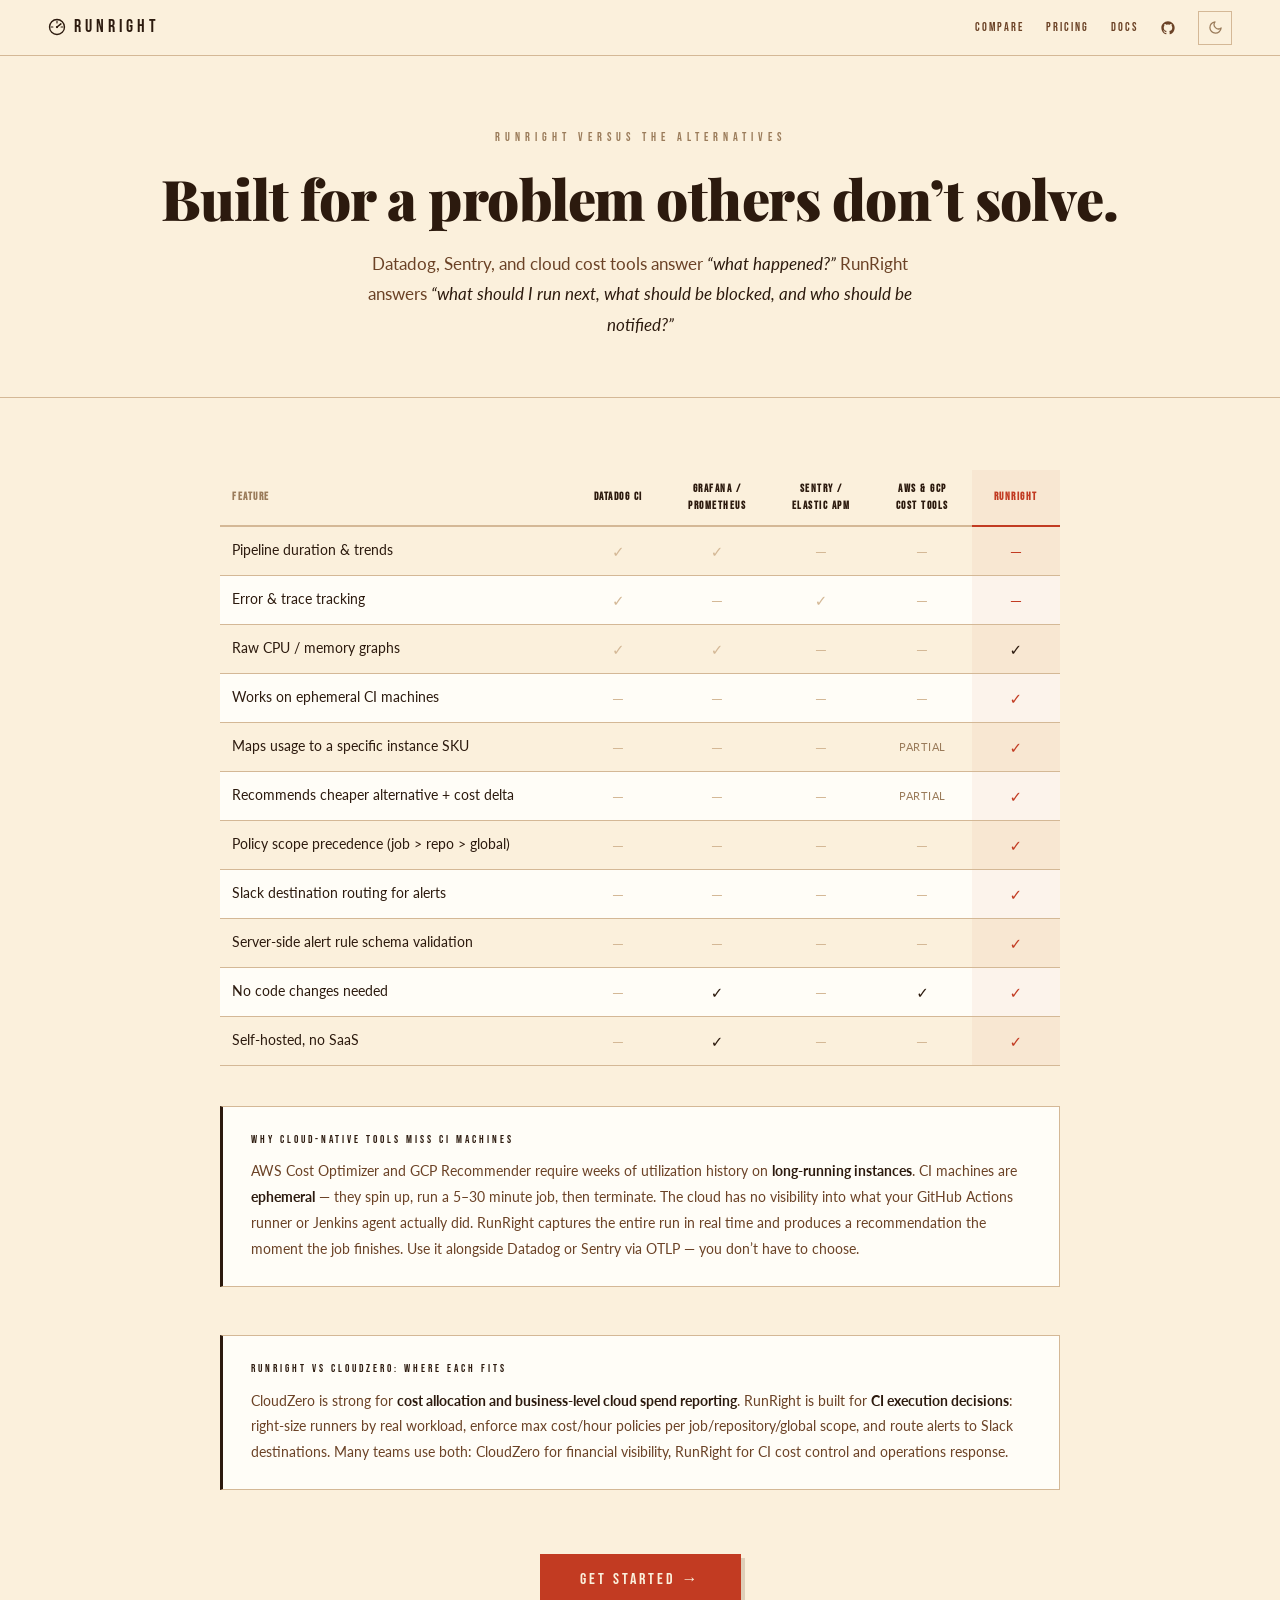
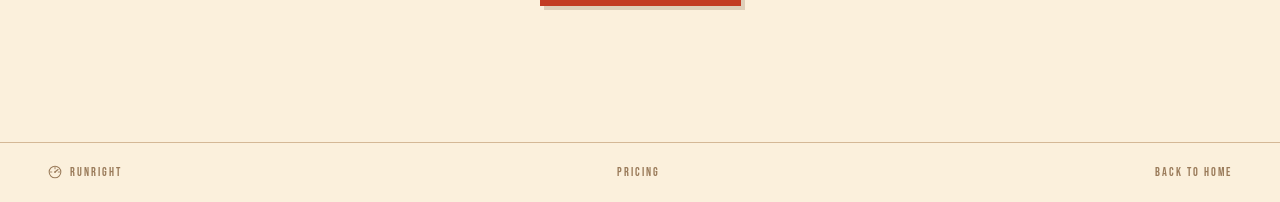
<file: pages/compare.html>
<!DOCTYPE html>
<html lang="en">
<head>
  <meta charset="UTF-8" />
  <meta name="viewport" content="width=device-width, initial-scale=1.0" />
  <title>RunRight vs CloudZero, Datadog, Grafana | CI Cost Optimization Comparison</title>
  <meta name="description" content="Compare RunRight with CloudZero and observability tools. RunRight focuses on CI right-sizing, enforceable policy guardrails, routed alerts, and action-ready runner recommendations." />
  <link rel="canonical" href="https://runright.dev/pages/compare.html" />
  <meta property="og:type" content="website" />
  <meta property="og:title" content="RunRight vs CloudZero and Other Alternatives" />
  <meta property="og:description" content="See why RunRight is purpose-built for CI runner right-sizing and cost guardrails, not just spend reporting." />
  <meta property="og:url" content="https://runright.dev/pages/compare.html" />
  <meta name="twitter:card" content="summary_large_image" />
  <meta name="twitter:title" content="RunRight vs CloudZero and Other Alternatives" />
  <meta name="twitter:description" content="Compare CI-first right-sizing, policy enforcement, and routed alerts with spend-attribution platforms." />
  <link rel="icon" type="image/svg+xml" href="/favicon.svg" />
  <link rel="preconnect" href="https://fonts.googleapis.com" />
  <link rel="stylesheet" href="../styles/style.css" />
  <style>
    /* ComparePage.css */
    .cp-root { display:flex; flex-direction:column; min-height:100vh; background:var(--lp-bg); color:var(--lp-text); font-family:'Lato',system-ui,sans-serif; }
    .cp-hero { text-align:center; padding:72px 48px 56px; border-bottom:1px solid var(--lp-border); }
    .cp-eyebrow { font-family:'Bebas Neue',Impact,sans-serif; font-size:12px; letter-spacing:5px; color:#9A7B5A; margin:0 0 20px; }
    .cp-title { font-family:'Playfair Display',Georgia,serif; font-size:clamp(36px,5vw,56px); font-weight:900; color:var(--lp-text); line-height:1.1; margin:0 0 20px; letter-spacing:-0.5px; }
    .cp-sub { font-size:17px; color:var(--lp-text-mid); max-width:560px; margin:0 auto; line-height:1.8; }
    .cp-sub em { font-style:italic; color:var(--lp-text); }
    .cp-content { flex:1; max-width:1000px; width:100%; margin:72px auto; padding:0 80px; }
    .cp-table-scroll { overflow-x:auto; margin-bottom:40px; }
    .cp-table { width:100%; border-collapse:collapse; font-size:13.5px; }
    .cp-table thead th { padding:10px 18px; font-family:'Bebas Neue',Impact,sans-serif; font-size:11px; letter-spacing:1.5px; text-align:center; white-space:pre; border-bottom:2px solid var(--lp-border); background:transparent; }
    .cp-table thead th:first-child { text-align:left; padding-left:12px; color:#9A7B5A; border-bottom-color:var(--lp-border); white-space:nowrap; }
    .cp-table thead th.col-rr { color:#C23B22; border-bottom-color:#C23B22; background:rgba(194,59,34,.05); }
    .cp-table tbody tr:nth-child(even) { background:var(--lp-paper); }
    .cp-table tbody tr { transition:background .12s; }
    .cp-table tbody tr:hover { background:rgba(44,26,14,.06) !important; }
    .lp-root.lp-dark .cp-table tbody tr:hover { background:rgba(251,240,220,.08) !important; }
    .cp-table tbody td { padding:12px 18px; border-bottom:1px solid var(--lp-border); text-align:center; color:var(--lp-border); font-size:15px; }
    .cp-table tbody td:first-child { text-align:left; padding-left:12px; color:var(--lp-text); font-size:13.5px; line-height:1.4; min-width:220px; padding-right:24px; }
    .cp-table tbody td.col-rr { background:rgba(194,59,34,.05); font-weight:700; color:#C23B22; }
    .cp-table tbody td.check-other { color:var(--lp-text); }
    .cp-table tbody td.partial { font-size:11px; letter-spacing:0.5px; text-transform:uppercase; color:#9A7B5A; }
    .cp-callout { background:var(--lp-paper); border:1px solid var(--lp-border); border-left:3px solid #2C1A0E; padding:24px 28px; margin-bottom:48px; }
    .lp-root.lp-dark .cp-callout { border-left-color:var(--lp-border); }
    .cp-callout-label { font-family:'Bebas Neue',Impact,sans-serif; font-size:11px; letter-spacing:3px; color:var(--lp-text); margin-bottom:10px; }
    .cp-callout p { font-size:14px; color:var(--lp-text-mid); line-height:1.85; margin:0; }
    .cp-callout strong { color:var(--lp-text); }
    .cp-cta { text-align:center; padding:16px 0 8px; }
    .cp-cta-btn { display:inline-block; background:#C23B22; color:#FBF0DC; border:none; padding:13px 40px; font-family:'Bebas Neue',Impact,sans-serif; font-size:16px; letter-spacing:3px; cursor:pointer; text-decoration:none; box-shadow:4px 4px 0 rgba(92,58,30,.18); transition:background .15s,transform .08s; }
    .cp-cta-btn:hover { background:#9B2D17; transform:translate(2px,2px); }
    .cp-footer { border-top:1px solid var(--lp-border); padding:20px 48px; display:flex; justify-content:space-between; align-items:center; font-family:'Bebas Neue',Impact,sans-serif; font-size:11px; letter-spacing:2px; color:var(--lp-text-light); }
    .cp-footer-link { color:var(--lp-text-light); text-decoration:none; transition:color .12s; }
    .cp-footer-link:hover { color:var(--lp-text); }
    @media (max-width:768px) {
      .cp-hero { padding:48px 24px 40px; }
      .cp-content { padding:0 20px; margin:40px auto; }
      .cp-footer { padding:16px 20px; flex-direction:column; gap:10px; text-align:center; }
    }
  </style>
</head>
<body>
<div class="lp-root cp-root" id="root">

  <nav class="pnav">
    <a href="../index.html" class="pnav-logo">
      <svg width="18" height="18" viewBox="0 0 24 24" fill="none" aria-hidden="true"><circle cx="12" cy="12" r="10" stroke="currentColor" stroke-width="1.8"/><line x1="12" y1="4" x2="12" y2="6.5" stroke="currentColor" stroke-width="1.5" stroke-linecap="round"/><line x1="4" y1="12" x2="6.5" y2="12" stroke="currentColor" stroke-width="1.5" stroke-linecap="round"/><line x1="20" y1="12" x2="17.5" y2="12" stroke="currentColor" stroke-width="1.5" stroke-linecap="round"/><line x1="12" y1="12" x2="17.2" y2="7.8" stroke="currentColor" stroke-width="2" stroke-linecap="round"/><circle cx="12" cy="12" r="1.5" fill="currentColor"/></svg>
      RUNRIGHT
    </a>
    <div class="pnav-right">
      <a href="compare.html" class="pnav-link pnav-hide-mobile">Compare</a>
      <a href="pricing.html" class="pnav-link pnav-hide-mobile">Pricing</a>
    <a href="install.html" class="pnav-link pnav-hide-mobile">Docs</a>
      <a href="https://github.com/gbudjeakp/run-right" class="pnav-link pnav-hide-mobile pnav-github" aria-label="GitHub repository" target="_blank" rel="noopener">
        <svg width="16" height="16" viewBox="0 0 24 24" fill="currentColor"><path d="M12 2C6.477 2 2 6.477 2 12c0 4.418 2.865 8.166 6.839 9.489.5.092.682-.217.682-.482 0-.237-.009-.868-.013-1.703-2.782.604-3.369-1.342-3.369-1.342-.454-1.155-1.11-1.462-1.11-1.462-.908-.62.069-.608.069-.608 1.003.07 1.531 1.03 1.531 1.03.892 1.529 2.341 1.087 2.91.832.092-.647.35-1.088.636-1.338-2.22-.253-4.555-1.11-4.555-4.943 0-1.091.39-1.984 1.029-2.683-.103-.253-.446-1.27.098-2.647 0 0 .84-.269 2.75 1.025A9.578 9.578 0 0 1 12 6.836a9.59 9.59 0 0 1 2.504.337c1.909-1.294 2.747-1.025 2.747-1.025.546 1.377.203 2.394.1 2.647.64.699 1.028 1.592 1.028 2.683 0 3.842-2.339 4.687-4.566 4.935.359.309.678.919.678 1.852 0 1.336-.012 2.415-.012 2.743 0 .267.18.578.688.48C19.138 20.163 22 16.418 22 12c0-5.523-4.477-10-10-10Z"/></svg>
      </a>
      <button class="pnav-theme" id="dark-toggle" aria-label="Toggle dark mode">
        <svg id="icon-moon" width="15" height="15" viewBox="0 0 24 24" fill="none" stroke="currentColor" stroke-width="2" stroke-linecap="round" stroke-linejoin="round"><path d="M21 12.79A9 9 0 1 1 11.21 3 7 7 0 0 0 21 12.79z"/></svg>
        <svg id="icon-sun" width="15" height="15" viewBox="0 0 24 24" fill="none" stroke="currentColor" stroke-width="2" stroke-linecap="round" stroke-linejoin="round" style="display:none"><circle cx="12" cy="12" r="5"/><line x1="12" y1="1" x2="12" y2="3"/><line x1="12" y1="21" x2="12" y2="23"/><line x1="4.22" y1="4.22" x2="5.64" y2="5.64"/><line x1="18.36" y1="18.36" x2="19.78" y2="19.78"/><line x1="1" y1="12" x2="3" y2="12"/><line x1="21" y1="12" x2="23" y2="12"/><line x1="4.22" y1="19.78" x2="5.64" y2="18.36"/><line x1="18.36" y1="5.64" x2="19.78" y2="4.22"/></svg>
      </button>
      <button class="pnav-hamburger" id="pnav-hamburger" aria-label="Open menu" aria-expanded="false">
        <span class="bar"></span>
        <span class="bar"></span>
        <span class="bar"></span>
      </button>
    </div>
    <div class="pnav-mobile" id="pnav-mobile" aria-hidden="true">
      <a href="compare.html" class="pnav-mobile-link">Compare</a>
      <a href="pricing.html" class="pnav-mobile-link">Pricing</a>
      <a href="install.html" class="pnav-mobile-link">Docs</a>
      <a href="https://github.com/gbudjeakp/run-right" class="pnav-mobile-link" target="_blank" rel="noopener">
        <svg width="14" height="14" viewBox="0 0 24 24" fill="currentColor" aria-hidden="true"><path d="M12 2C6.477 2 2 6.477 2 12c0 4.418 2.865 8.166 6.839 9.489.5.092.682-.217.682-.482 0-.237-.009-.868-.013-1.703-2.782.604-3.369-1.342-3.369-1.342-.454-1.155-1.11-1.462-1.11-1.462-.908-.62.069-.608.069-.608 1.003.07 1.531 1.03 1.531 1.03.892 1.529 2.341 1.087 2.91.832.092-.647.35-1.088.636-1.338-2.22-.253-4.555-1.11-4.555-4.943 0-1.091.39-1.984 1.029-2.683-.103-.253-.446-1.27.098-2.647 0 0 .84-.269 2.75 1.025A9.578 9.578 0 0 1 12 6.836a9.59 9.59 0 0 1 2.504.337c1.909-1.294 2.747-1.025 2.747-1.025.546 1.377.203 2.394.1 2.647.64.699 1.028 1.592 1.028 2.683 0 3.842-2.339 4.687-4.566 4.935.359.309.678.919.678 1.852 0 1.336-.012 2.415-.012 2.743 0 .267.18.578.688.48C19.138 20.163 22 16.418 22 12c0-5.523-4.477-10-10-10Z"/></svg>
        GitHub
      </a>
    </div>
  </nav>

  <section class="cp-hero">
    <p class="cp-eyebrow">RunRight versus the alternatives</p>
    <h1 class="cp-title">Built for a problem others don&rsquo;t solve.</h1>
    <p class="cp-sub">
      Datadog, Sentry, and cloud cost tools answer <em>&ldquo;what happened?&rdquo;</em>
      RunRight answers <em>&ldquo;what should I run next, what should be blocked, and who should be notified?&rdquo;</em>
    </p>
  </section>

  <div class="cp-content">

    <div class="cp-table-scroll">
      <table class="cp-table">
        <thead>
          <tr>
            <th>FEATURE</th>
            <th>Datadog CI</th>
            <th>Grafana /
Prometheus</th>
            <th>Sentry /
Elastic APM</th>
            <th>AWS &amp; GCP
Cost Tools</th>
            <th class="col-rr">RunRight</th>
          </tr>
        </thead>
        <tbody>
          <tr><td>Pipeline duration &amp; trends</td><td>&#10003;</td><td>&#10003;</td><td>&#8212;</td><td>&#8212;</td><td class="col-rr">&#8212;</td></tr>
          <tr><td>Error &amp; trace tracking</td><td>&#10003;</td><td>&#8212;</td><td>&#10003;</td><td>&#8212;</td><td class="col-rr">&#8212;</td></tr>
          <tr><td>Raw CPU / memory graphs</td><td>&#10003;</td><td>&#10003;</td><td>&#8212;</td><td>&#8212;</td><td class="col-rr check-other">&#10003;</td></tr>
          <tr><td>Works on ephemeral CI machines</td><td>&#8212;</td><td>&#8212;</td><td>&#8212;</td><td>&#8212;</td><td class="col-rr">&#10003;</td></tr>
          <tr><td>Maps usage to a specific instance SKU</td><td>&#8212;</td><td>&#8212;</td><td>&#8212;</td><td class="partial">Partial</td><td class="col-rr">&#10003;</td></tr>
          <tr><td>Recommends cheaper alternative + cost delta</td><td>&#8212;</td><td>&#8212;</td><td>&#8212;</td><td class="partial">Partial</td><td class="col-rr">&#10003;</td></tr>
          <tr><td>Policy scope precedence (job &gt; repo &gt; global)</td><td>&#8212;</td><td>&#8212;</td><td>&#8212;</td><td>&#8212;</td><td class="col-rr">&#10003;</td></tr>
          <tr><td>Slack destination routing for alerts</td><td>&#8212;</td><td>&#8212;</td><td>&#8212;</td><td>&#8212;</td><td class="col-rr">&#10003;</td></tr>
          <tr><td>Server-side alert rule schema validation</td><td>&#8212;</td><td>&#8212;</td><td>&#8212;</td><td>&#8212;</td><td class="col-rr">&#10003;</td></tr>
          <tr><td>No code changes needed</td><td>&#8212;</td><td class="check-other">&#10003;</td><td>&#8212;</td><td class="check-other">&#10003;</td><td class="col-rr">&#10003;</td></tr>
          <tr><td>Self-hosted, no SaaS</td><td>&#8212;</td><td class="check-other">&#10003;</td><td>&#8212;</td><td>&#8212;</td><td class="col-rr">&#10003;</td></tr>
        </tbody>
      </table>
    </div>

    <div class="cp-callout">
      <div class="cp-callout-label">Why cloud-native tools miss CI machines</div>
      <p>
        AWS Cost Optimizer and GCP Recommender require weeks of utilization history on
        <strong>long-running instances</strong>. CI machines are <strong>ephemeral</strong> &mdash;
        they spin up, run a 5&ndash;30 minute job, then terminate. The cloud has no visibility into
        what your GitHub Actions runner or Jenkins agent actually did.
        RunRight captures the entire run in real time and produces a recommendation the
        moment the job finishes. Use it alongside Datadog or Sentry via OTLP &mdash; you don&rsquo;t
        have to choose.
      </p>
    </div>

    <div class="cp-callout">
      <div class="cp-callout-label">RunRight vs CloudZero: where each fits</div>
      <p>
        CloudZero is strong for <strong>cost allocation and business-level cloud spend reporting</strong>.
        RunRight is built for <strong>CI execution decisions</strong>: right-size runners by real workload,
        enforce max cost/hour policies per job/repository/global scope, and route alerts to Slack destinations.
        Many teams use both: CloudZero for financial visibility, RunRight for CI cost control and operations response.
      </p>
    </div>

    <div class="cp-cta">
      <a href="install.html" class="cp-cta-btn">Get Started &rarr;</a>
    </div>

  </div>

  <footer class="cp-footer">
    <span style="display:flex;align-items:center;gap:8px;">
      <svg width="14" height="14" viewBox="0 0 24 24" fill="none" aria-hidden="true"><circle cx="12" cy="12" r="10" stroke="currentColor" stroke-width="1.8"/><line x1="12" y1="4" x2="12" y2="6.5" stroke="currentColor" stroke-width="1.5" stroke-linecap="round"/><line x1="4" y1="12" x2="6.5" y2="12" stroke="currentColor" stroke-width="1.5" stroke-linecap="round"/><line x1="20" y1="12" x2="17.5" y2="12" stroke="currentColor" stroke-width="1.5" stroke-linecap="round"/><line x1="12" y1="12" x2="17.2" y2="7.8" stroke="currentColor" stroke-width="2" stroke-linecap="round"/><circle cx="12" cy="12" r="1.5" fill="currentColor"/></svg>
      RUNRIGHT
    </span>
    <a href="pricing.html" class="cp-footer-link">Pricing</a>
    <a href="../index.html" class="cp-footer-link">Back to home</a>
  </footer>

</div>
<script>
  // ── Mobile nav menu ──
  const navEl = document.querySelector('.pnav');
  const hamburger = document.getElementById('pnav-hamburger');
  const mobileMenu = document.getElementById('pnav-mobile');
  if (hamburger && mobileMenu && navEl) {
    hamburger.addEventListener('click', () => {
      const isOpen = navEl.classList.toggle('pnav-open');
      hamburger.setAttribute('aria-expanded', String(isOpen));
      mobileMenu.setAttribute('aria-hidden', String(!isOpen));
    });
    document.addEventListener('click', (e) => {
      if (navEl.classList.contains('pnav-open') && !navEl.contains(e.target)) {
        navEl.classList.remove('pnav-open');
        hamburger.setAttribute('aria-expanded', 'false');
        mobileMenu.setAttribute('aria-hidden', 'true');
      }
    });
  }

  const root = document.getElementById('root');
  if (localStorage.getItem('rr-dark') === 'true') applyDark(true);
  document.getElementById('dark-toggle').addEventListener('click', () => {
    const next = !root.classList.contains('lp-dark');
    applyDark(next);
    localStorage.setItem('rr-dark', String(next));
  });
  function applyDark(on) {
    root.classList.toggle('lp-dark', on);
    document.getElementById('icon-moon').style.display = on ? 'none' : '';
    document.getElementById('icon-sun').style.display  = on ? '' : 'none';
  }
</script>
</body>
</html>
</file>
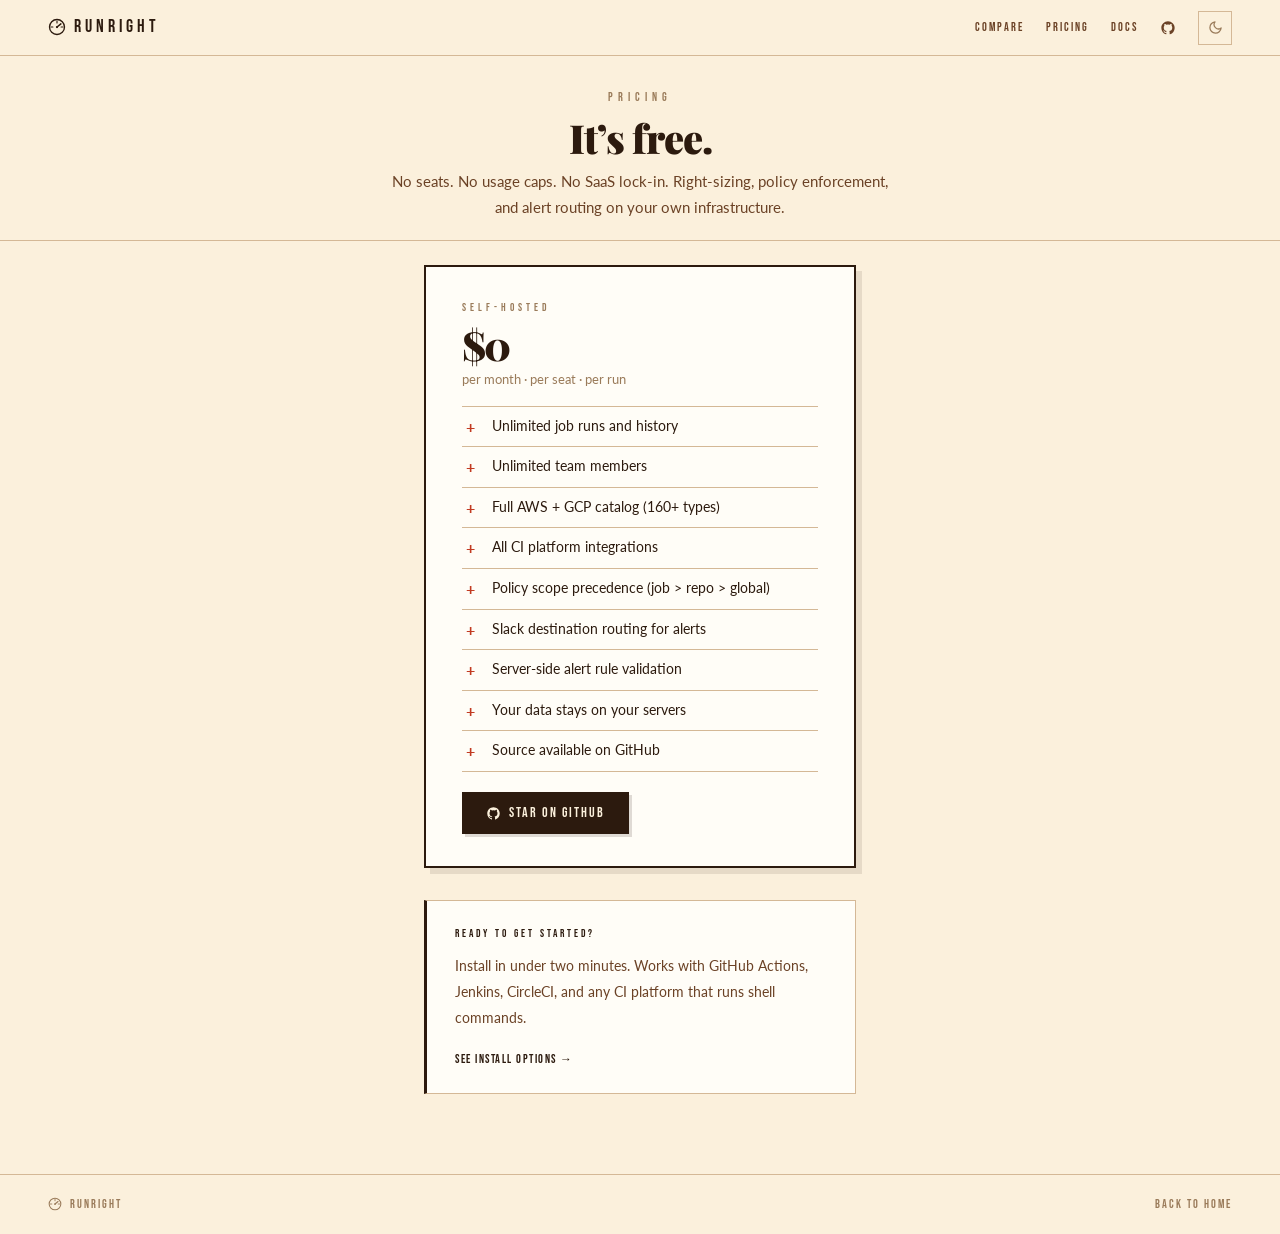
<file: pages/pricing.html>
<!DOCTYPE html>
<html lang="en">
<head>
  <meta charset="UTF-8" />
  <meta name="viewport" content="width=device-width, initial-scale=1.0" />
  <title>RunRight Pricing | Free Self-Hosted CI Cost Optimization</title>
  <meta name="description" content="RunRight is free and self-hosted. Optimize CI spend with runner right-sizing, policy guardrails, and Slack-routed alerts without per-seat pricing." />
  <link rel="canonical" href="https://runright.dev/pages/pricing.html" />
  <meta property="og:type" content="website" />
  <meta property="og:title" content="RunRight Pricing | Free Self-Hosted CI Cost Optimization" />
  <meta property="og:description" content="No seats, no usage caps, no SaaS lock-in. Free self-hosted CI optimization." />
  <meta property="og:url" content="https://runright.dev/pages/pricing.html" />
  <meta name="twitter:card" content="summary_large_image" />
  <meta name="twitter:title" content="RunRight Pricing | Free Self-Hosted CI Cost Optimization" />
  <meta name="twitter:description" content="Free self-hosted CI runner optimization with right-sizing, policy enforcement, and routed alerts." />
  <link rel="icon" type="image/svg+xml" href="/favicon.svg" />
  <link rel="preconnect" href="https://fonts.googleapis.com" />
  <link rel="stylesheet" href="../styles/style.css" />
  <style>
    /* PricingPage.css */
    .pp-root { display:flex; flex-direction:column; min-height:100vh; background:var(--lp-bg); color:var(--lp-text); font-family:'Lato',system-ui,sans-serif; }
    .pp-hero { text-align:center; padding:32px 48px 20px; border-bottom:1px solid var(--lp-border); }
    .pp-eyebrow { font-family:'Bebas Neue',Impact,sans-serif; font-size:12px; letter-spacing:5px; color:#9A7B5A; margin:0 0 10px; }
    .pp-title { font-family:'Playfair Display',Georgia,serif; font-size:clamp(26px,3.5vw,40px); font-weight:900; color:var(--lp-text); line-height:1.05; margin:0 0 10px; letter-spacing:-1px; }
    .pp-sub { font-size:15px; color:var(--lp-text-mid); max-width:520px; margin:0 auto; line-height:1.7; }
    .pp-content { flex:1; max-width:480px; width:100%; margin:24px auto; padding:0 24px; }
    .pp-card { border:2px solid var(--lp-text); background:var(--lp-paper); padding:32px 36px; box-shadow:6px 6px 0 rgba(44,26,14,.1); margin-bottom:32px; }
    .pp-plan-label { font-family:'Bebas Neue',Impact,sans-serif; font-size:11px; letter-spacing:4px; color:#9A7B5A; margin-bottom:8px; }
    .pp-price { font-family:'Playfair Display',Georgia,serif; font-size:40px; font-weight:900; color:var(--lp-text); line-height:1; letter-spacing:-2px; margin-bottom:4px; }
    .pp-price-sub { font-size:13px; color:#9A7B5A; margin-bottom:16px; }
    .pp-features { list-style:none; padding:0; margin:0 0 20px; }
    .pp-feature-item { display:flex; align-items:center; gap:14px; font-size:13.5px; color:var(--lp-text); padding:7px 0; border-bottom:1px solid var(--lp-border); }
    .pp-feature-item:first-child { border-top:1px solid var(--lp-border); }
    .pp-check { color:#C23B22; font-weight:700; font-size:16px; flex-shrink:0; width:16px; text-align:center; }
    .pp-github-btn { display:inline-flex; align-items:center; gap:8px; background:#2C1A0E; color:#FBF0DC; padding:10px 24px; font-family:'Bebas Neue',Impact,sans-serif; font-size:14px; letter-spacing:2px; text-decoration:none; box-shadow:3px 3px 0 rgba(44,26,14,.15); transition:background .15s; }
    .pp-github-btn:hover { background:#C23B22; }
    .pp-note { background:var(--lp-paper); border:1px solid var(--lp-border); border-left:3px solid #2C1A0E; padding:24px 28px; }
    .pp-note-label { font-family:'Bebas Neue',Impact,sans-serif; font-size:11px; letter-spacing:3px; color:var(--lp-text); margin-bottom:10px; }
    .pp-note-text { font-size:14px; color:var(--lp-text-mid); line-height:1.85; margin:0 0 14px; }
    .pp-note-link { font-family:'Bebas Neue',Impact,sans-serif; font-size:12px; letter-spacing:1.5px; color:var(--lp-text); text-decoration:none; transition:color .12s; }
    .pp-note-link:hover { color:#C23B22; }
    .pp-footer { border-top:1px solid var(--lp-border); padding:20px 48px; display:flex; justify-content:space-between; align-items:center; font-family:'Bebas Neue',Impact,sans-serif; font-size:11px; letter-spacing:2px; color:var(--lp-text-light); }
    .pp-footer-link { color:var(--lp-text-light); text-decoration:none; transition:color .12s; }
    .pp-footer-link:hover { color:var(--lp-text); }
    @media (max-width:600px) {
      .pp-hero { padding:56px 24px 48px; }
      .pp-content { margin:40px auto; }
      .pp-card { padding:32px 24px; }
      .pp-footer { padding:16px 20px; flex-direction:column; gap:10px; text-align:center; }
    }
  </style>
</head>
<body>
<div class="lp-root pp-root" id="root">

  <nav class="pnav">
    <a href="../index.html" class="pnav-logo">
      <svg width="18" height="18" viewBox="0 0 24 24" fill="none" aria-hidden="true"><circle cx="12" cy="12" r="10" stroke="currentColor" stroke-width="1.8"/><line x1="12" y1="4" x2="12" y2="6.5" stroke="currentColor" stroke-width="1.5" stroke-linecap="round"/><line x1="4" y1="12" x2="6.5" y2="12" stroke="currentColor" stroke-width="1.5" stroke-linecap="round"/><line x1="20" y1="12" x2="17.5" y2="12" stroke="currentColor" stroke-width="1.5" stroke-linecap="round"/><line x1="12" y1="12" x2="17.2" y2="7.8" stroke="currentColor" stroke-width="2" stroke-linecap="round"/><circle cx="12" cy="12" r="1.5" fill="currentColor"/></svg>
      RUNRIGHT
    </a>
    <div class="pnav-right">
      <a href="compare.html" class="pnav-link pnav-hide-mobile">Compare</a>
      <a href="pricing.html" class="pnav-link pnav-hide-mobile">Pricing</a>
    <a href="install.html" class="pnav-link pnav-hide-mobile">Docs</a>
      <a href="https://github.com/gbudjeakp/run-right" class="pnav-link pnav-hide-mobile pnav-github" aria-label="GitHub repository" target="_blank" rel="noopener">
        <svg width="16" height="16" viewBox="0 0 24 24" fill="currentColor"><path d="M12 2C6.477 2 2 6.477 2 12c0 4.418 2.865 8.166 6.839 9.489.5.092.682-.217.682-.482 0-.237-.009-.868-.013-1.703-2.782.604-3.369-1.342-3.369-1.342-.454-1.155-1.11-1.462-1.11-1.462-.908-.62.069-.608.069-.608 1.003.07 1.531 1.03 1.531 1.03.892 1.529 2.341 1.087 2.91.832.092-.647.35-1.088.636-1.338-2.22-.253-4.555-1.11-4.555-4.943 0-1.091.39-1.984 1.029-2.683-.103-.253-.446-1.27.098-2.647 0 0 .84-.269 2.75 1.025A9.578 9.578 0 0 1 12 6.836a9.59 9.59 0 0 1 2.504.337c1.909-1.294 2.747-1.025 2.747-1.025.546 1.377.203 2.394.1 2.647.64.699 1.028 1.592 1.028 2.683 0 3.842-2.339 4.687-4.566 4.935.359.309.678.919.678 1.852 0 1.336-.012 2.415-.012 2.743 0 .267.18.578.688.48C19.138 20.163 22 16.418 22 12c0-5.523-4.477-10-10-10Z"/></svg>
      </a>
      <button class="pnav-theme" id="dark-toggle" aria-label="Toggle dark mode">
        <svg id="icon-moon" width="15" height="15" viewBox="0 0 24 24" fill="none" stroke="currentColor" stroke-width="2" stroke-linecap="round" stroke-linejoin="round"><path d="M21 12.79A9 9 0 1 1 11.21 3 7 7 0 0 0 21 12.79z"/></svg>
        <svg id="icon-sun" width="15" height="15" viewBox="0 0 24 24" fill="none" stroke="currentColor" stroke-width="2" stroke-linecap="round" stroke-linejoin="round" style="display:none"><circle cx="12" cy="12" r="5"/><line x1="12" y1="1" x2="12" y2="3"/><line x1="12" y1="21" x2="12" y2="23"/><line x1="4.22" y1="4.22" x2="5.64" y2="5.64"/><line x1="18.36" y1="18.36" x2="19.78" y2="19.78"/><line x1="1" y1="12" x2="3" y2="12"/><line x1="21" y1="12" x2="23" y2="12"/><line x1="4.22" y1="19.78" x2="5.64" y2="18.36"/><line x1="18.36" y1="5.64" x2="19.78" y2="4.22"/></svg>
      </button>
      <button class="pnav-hamburger" id="pnav-hamburger" aria-label="Open menu" aria-expanded="false">
        <span class="bar"></span>
        <span class="bar"></span>
        <span class="bar"></span>
      </button>
    </div>
    <div class="pnav-mobile" id="pnav-mobile" aria-hidden="true">
      <a href="compare.html" class="pnav-mobile-link">Compare</a>
      <a href="pricing.html" class="pnav-mobile-link">Pricing</a>
      <a href="install.html" class="pnav-mobile-link">Docs</a>
      <a href="https://github.com/gbudjeakp/run-right" class="pnav-mobile-link" target="_blank" rel="noopener">
        <svg width="14" height="14" viewBox="0 0 24 24" fill="currentColor" aria-hidden="true"><path d="M12 2C6.477 2 2 6.477 2 12c0 4.418 2.865 8.166 6.839 9.489.5.092.682-.217.682-.482 0-.237-.009-.868-.013-1.703-2.782.604-3.369-1.342-3.369-1.342-.454-1.155-1.11-1.462-1.11-1.462-.908-.62.069-.608.069-.608 1.003.07 1.531 1.03 1.531 1.03.892 1.529 2.341 1.087 2.91.832.092-.647.35-1.088.636-1.338-2.22-.253-4.555-1.11-4.555-4.943 0-1.091.39-1.984 1.029-2.683-.103-.253-.446-1.27.098-2.647 0 0 .84-.269 2.75 1.025A9.578 9.578 0 0 1 12 6.836a9.59 9.59 0 0 1 2.504.337c1.909-1.294 2.747-1.025 2.747-1.025.546 1.377.203 2.394.1 2.647.64.699 1.028 1.592 1.028 2.683 0 3.842-2.339 4.687-4.566 4.935.359.309.678.919.678 1.852 0 1.336-.012 2.415-.012 2.743 0 .267.18.578.688.48C19.138 20.163 22 16.418 22 12c0-5.523-4.477-10-10-10Z"/></svg>
        GitHub
      </a>
    </div>
  </nav>

  <section class="pp-hero">
    <p class="pp-eyebrow">PRICING</p>
    <h1 class="pp-title">It&rsquo;s free.</h1>
    <p class="pp-sub">No seats. No usage caps. No SaaS lock-in. Right-sizing, policy enforcement, and alert routing on your own infrastructure.</p>
  </section>

  <div class="pp-content">

    <div class="pp-card">
      <div class="pp-plan-label">SELF-HOSTED</div>
      <div class="pp-price">$0</div>
      <div class="pp-price-sub">per month &middot; per seat &middot; per run</div>
      <ul class="pp-features">
        <li class="pp-feature-item"><span class="pp-check">+</span>Unlimited job runs and history</li>
        <li class="pp-feature-item"><span class="pp-check">+</span>Unlimited team members</li>
        <li class="pp-feature-item"><span class="pp-check">+</span>Full AWS + GCP catalog (160+ types)</li>
        <li class="pp-feature-item"><span class="pp-check">+</span>All CI platform integrations</li>
        <li class="pp-feature-item"><span class="pp-check">+</span>Policy scope precedence (job &gt; repo &gt; global)</li>
        <li class="pp-feature-item"><span class="pp-check">+</span>Slack destination routing for alerts</li>
        <li class="pp-feature-item"><span class="pp-check">+</span>Server-side alert rule validation</li>
        <li class="pp-feature-item"><span class="pp-check">+</span>Your data stays on your servers</li>
        <li class="pp-feature-item"><span class="pp-check">+</span>Source available on GitHub</li>
      </ul>
      <a href="https://github.com/gbudjeakp/run-right" target="_blank" rel="noopener noreferrer" class="pp-github-btn">
        <svg width="15" height="15" viewBox="0 0 24 24" fill="currentColor"><path d="M12 2C6.477 2 2 6.477 2 12c0 4.418 2.865 8.166 6.839 9.489.5.092.682-.217.682-.482 0-.237-.009-.868-.013-1.703-2.782.604-3.369-1.342-3.369-1.342-.454-1.155-1.11-1.462-1.11-1.462-.908-.62.069-.608.069-.608 1.003.07 1.531 1.03 1.531 1.03.892 1.529 2.341 1.087 2.91.832.092-.647.35-1.088.636-1.338-2.22-.253-4.555-1.11-4.555-4.943 0-1.091.39-1.984 1.029-2.683-.103-.253-.446-1.27.098-2.647 0 0 .84-.269 2.75 1.025A9.578 9.578 0 0 1 12 6.836a9.59 9.59 0 0 1 2.504.337c1.909-1.294 2.747-1.025 2.747-1.025.546 1.377.203 2.394.1 2.647.64.699 1.028 1.592 1.028 2.683 0 3.842-2.339 4.687-4.566 4.935.359.309.678.919.678 1.852 0 1.336-.012 2.415-.012 2.743 0 .267.18.578.688.48C19.138 20.163 22 16.418 22 12c0-5.523-4.477-10-10-10Z"/></svg>
        Star on GitHub
      </a>
    </div>

    <div class="pp-note">
      <div class="pp-note-label">Ready to get started?</div>
      <p class="pp-note-text">Install in under two minutes. Works with GitHub Actions, Jenkins, CircleCI, and any CI platform that runs shell commands.</p>
      <a href="install.html" class="pp-note-link">See install options &rarr;</a>
    </div>

  </div>

  <footer class="pp-footer">
    <span style="display:flex;align-items:center;gap:8px;">
      <svg width="14" height="14" viewBox="0 0 24 24" fill="none" aria-hidden="true"><circle cx="12" cy="12" r="10" stroke="currentColor" stroke-width="1.8"/><line x1="12" y1="4" x2="12" y2="6.5" stroke="currentColor" stroke-width="1.5" stroke-linecap="round"/><line x1="4" y1="12" x2="6.5" y2="12" stroke="currentColor" stroke-width="1.5" stroke-linecap="round"/><line x1="20" y1="12" x2="17.5" y2="12" stroke="currentColor" stroke-width="1.5" stroke-linecap="round"/><line x1="12" y1="12" x2="17.2" y2="7.8" stroke="currentColor" stroke-width="2" stroke-linecap="round"/><circle cx="12" cy="12" r="1.5" fill="currentColor"/></svg>
      RUNRIGHT
    </span>
    <a href="../index.html" class="pp-footer-link">Back to home</a>
  </footer>

</div>
<script>
  // ── Mobile nav menu ──
  const navEl = document.querySelector('.pnav');
  const hamburger = document.getElementById('pnav-hamburger');
  const mobileMenu = document.getElementById('pnav-mobile');
  if (hamburger && mobileMenu && navEl) {
    hamburger.addEventListener('click', () => {
      const isOpen = navEl.classList.toggle('pnav-open');
      hamburger.setAttribute('aria-expanded', String(isOpen));
      mobileMenu.setAttribute('aria-hidden', String(!isOpen));
    });
    document.addEventListener('click', (e) => {
      if (navEl.classList.contains('pnav-open') && !navEl.contains(e.target)) {
        navEl.classList.remove('pnav-open');
        hamburger.setAttribute('aria-expanded', 'false');
        mobileMenu.setAttribute('aria-hidden', 'true');
      }
    });
  }

  const root = document.getElementById('root');
  if (localStorage.getItem('rr-dark') === 'true') applyDark(true);
  document.getElementById('dark-toggle').addEventListener('click', () => {
    const next = !root.classList.contains('lp-dark');
    applyDark(next);
    localStorage.setItem('rr-dark', String(next));
  });
  function applyDark(on) {
    root.classList.toggle('lp-dark', on);
    document.getElementById('icon-moon').style.display = on ? 'none' : '';
    document.getElementById('icon-sun').style.display  = on ? '' : 'none';
  }
</script>
</body>
</html>
</file>
<file: styles/style.css>
@import url('https://fonts.googleapis.com/css2?family=Playfair+Display:ital,wght@0,700;0,900;1,700&family=Bebas+Neue&family=Lato:wght@300;400;700&display=swap');

/* ── CSS Reset ─────────────────────────────────────────────────────────────── */
*, *::before, *::after { box-sizing: border-box; }
* { margin: 0; padding: 0; }
html { width: 100%; overflow-x: hidden; }
body { width: 100%; overflow-x: clip; }
body { -webkit-font-smoothing: antialiased; -moz-osx-font-smoothing: grayscale; }
img, svg { display: block; max-width: 100%; }
button, input, select, textarea { font: inherit; }

:root {
  --cream:      #FBF0DC;
  --cream-alt:  #F3E2C2;
  --paper:      #FFFDF7;
  --text:       #2C1A0E;
  --text-mid:   #6B4226;
  --text-light: #9A7B5A;
  --red:        #C23B22;
  --red-dark:   #9B2D17;
  --gold:       #B8860B;
  --gold-light: #D4A82A;
  --navy:       #1B3361;
  --border:     #D4B896;
  --border-dk:  #B8946A;
  --serif:      'Playfair Display', Georgia, serif;
  --deco:       'Bebas Neue', Impact, sans-serif;
  --sans:       'Lato', system-ui, sans-serif;
  --shadow:     3px 3px 0 rgba(92,58,30,.18);
}

/* Dark mode */
.dark {
  --cream:      #130C05;
  --cream-alt:  #1E1209;
  --paper:      #231810;
  --text:       #F5E4C8;
  --text-mid:   #C09870;
  --text-light: #9A7B5A;
  --border:     #3D2810;
  --border-dk:  #5A3A18;
}

/* ── lp-root vars (React LandingPage.css parity) ── */
.lp-root {
  --lp-bg:         #FBF0DC;
  --lp-paper:      #FFFDF7;
  --lp-paper-alt:  #F3E2C2;
  --lp-text:       #2C1A0E;
  --lp-text-mid:   #6B4226;
  --lp-text-light: #9A7B5A;
  --lp-border:     #D4B896;
  --lp-works-bg:   #F3E2C2;
  --lp-dark-strip: #2C1A0E;
  /* also expose --cream aliases so index.html inline styles work */
  --cream:      #FBF0DC;
  --cream-alt:  #F3E2C2;
  --paper:      #FFFDF7;
  --text:       #2C1A0E;
  --text-mid:   #6B4226;
  --text-light: #9A7B5A;
  --border:     #D4B896;
  --border-dk:  #B8946A;
  background: var(--lp-bg);
  color: var(--lp-text);
  font-family: 'Lato', system-ui, sans-serif;
  min-height: 100vh;
  display: flex;
  flex-direction: column;
}
.lp-root.lp-dark {
  --lp-bg:         #130C05;
  --lp-paper:      #1E1209;
  --lp-paper-alt:  #251708;
  --lp-text:       #F5E4C8;
  --lp-text-mid:   #C09870;
  --lp-text-light: #9A7B5A;
  --lp-border:     #3D2810;
  --lp-works-bg:   #1E1209;
  --lp-dark-strip: #0A0603;
  /* also expose --cream aliases dark values */
  --cream:      #130C05;
  --cream-alt:  #1E1209;
  --paper:      #231810;
  --text:       #F5E4C8;
  --text-mid:   #C09870;
  --text-light: #9A7B5A;
  --border:     #3D2810;
  --border-dk:  #5A3A18;
}

/* ── PageNav (pnav) ── */
.pnav {
  position: sticky;
  top: 0;
  z-index: 50;
  display: flex;
  justify-content: space-between;
  align-items: center;
  padding: 0 48px;
  height: 56px;
  border-bottom: 1px solid var(--lp-border);
  background: var(--lp-bg);
}
.pnav-logo {
  font-family: 'Bebas Neue', Impact, sans-serif;
  font-size: 18px;
  letter-spacing: 4px;
  color: var(--lp-text);
  text-decoration: none;
  display: flex;
  align-items: center;
  gap: 8px;
  flex-shrink: 0;
}
.pnav-right {
  display: flex;
  align-items: center;
  gap: 22px;
}
.pnav-link {
  font-family: 'Bebas Neue', Impact, sans-serif;
  font-size: 12px;
  letter-spacing: 2px;
  color: var(--lp-text-mid);
  text-decoration: none;
  transition: color .12s;
  white-space: nowrap;
}
.pnav-link:hover { color: var(--lp-text); }
.pnav-signin {
  font-family: 'Bebas Neue', Impact, sans-serif;
  font-size: 12px;
  letter-spacing: 2px;
  color: #FBF0DC;
  background: #2C1A0E;
  border: 1.5px solid #2C1A0E;
  padding: 7px 18px;
  text-decoration: none;
  cursor: pointer;
  transition: background .15s, border-color .15s;
  white-space: nowrap;
}
.pnav-signin:hover { background: #C23B22; border-color: #C23B22; }
.pnav-theme {
  background: none;
  border: 1.5px solid var(--lp-border);
  color: var(--lp-text-light);
  width: 34px;
  height: 34px;
  display: inline-flex;
  align-items: center;
  justify-content: center;
  cursor: pointer;
  transition: border-color .15s, color .15s;
  padding: 0;
  flex-shrink: 0;
}
.pnav-theme:hover { border-color: var(--lp-text); color: var(--lp-text); }
.pnav-github {
  display: inline-flex !important;
  align-items: center;
  color: var(--lp-text-mid);
  transition: color .12s;
}
.pnav-github:hover { color: var(--lp-text); }

/* ── Mobile hamburger button ── */
.pnav-hamburger {
  display: none;
  background: none;
  border: 1.5px solid var(--lp-border);
  color: var(--lp-text-light);
  width: 34px;
  height: 34px;
  align-items: center;
  justify-content: center;
  flex-direction: column;
  gap: 4px;
  cursor: pointer;
  flex-shrink: 0;
  padding: 0;
  transition: border-color .15s, color .15s;
}
.pnav-hamburger:hover { border-color: var(--lp-text); color: var(--lp-text); }
.pnav-hamburger .bar {
  display: block;
  width: 18px;
  height: 2px;
  background: currentColor;
  transition: transform .25s, opacity .25s;
  pointer-events: none;
}
.pnav.pnav-open .pnav-hamburger .bar:nth-child(1) { transform: translateY(6px) rotate(45deg); }
.pnav.pnav-open .pnav-hamburger .bar:nth-child(2) { opacity: 0; transform: scaleX(0); }
.pnav.pnav-open .pnav-hamburger .bar:nth-child(3) { transform: translateY(-6px) rotate(-45deg); }

/* ── Mobile nav dropdown ── */
.pnav-mobile {
  display: none;
  position: fixed;
  top: 56px;
  left: 0;
  right: 0;
  background: var(--lp-bg);
  border-bottom: 2px solid var(--lp-border);
  flex-direction: column;
  z-index: 49;
  box-shadow: 0 6px 20px rgba(44,26,14,.15);
}
.pnav.pnav-open .pnav-mobile { display: flex; }
.pnav-mobile-link {
  font-family: 'Bebas Neue', Impact, sans-serif;
  font-size: 14px;
  letter-spacing: 2px;
  color: var(--lp-text-mid);
  text-decoration: none;
  padding: 16px 24px;
  display: flex;
  align-items: center;
  gap: 10px;
  border-bottom: 1px solid var(--lp-border);
  transition: color .12s, background .12s;
}
.pnav-mobile-link:last-child { border-bottom: none; }
.pnav-mobile-link:hover,
.pnav-mobile-link:focus { color: var(--lp-text); background: var(--lp-paper-alt); outline: none; }

/* ── Scrollable code blocks — always-visible scrollbar ── */
pre {
  scrollbar-width: thin;
  scrollbar-color: #B8860B #1A0F02;
  -webkit-overflow-scrolling: touch;
}
pre::-webkit-scrollbar { height: 5px; }
pre::-webkit-scrollbar-track { background: #1A0F02; }
pre::-webkit-scrollbar-thumb { background: #B8860B; border-radius: 2px; }
pre::-webkit-scrollbar-thumb:hover { background: #D4A82A; }

@media (max-width: 640px) {
  .pnav { padding: 0 16px; }
  .pnav-link.pnav-hide-mobile { display: none; }
  .pnav-hamburger { display: inline-flex; }
  .page { padding: 0 14px; }
}

*, *::before, *::after { box-sizing: border-box; margin: 0; padding: 0; }

html { scroll-behavior: smooth; }

body {
  font-family: var(--sans);
  background: var(--cream);
  color: var(--text);
  font-size: 15px;
  line-height: 1.6;
  transition: background .2s, color .2s;
}

a { color: inherit; }

/* ── Nav ── */
.nav {
  display: flex;
  align-items: center;
  gap: 24px;
  padding: 0 48px;
  height: 60px;
  border-bottom: 1px solid var(--border);
  background: var(--cream);
  position: sticky;
  top: 0;
  z-index: 100;
}
.nav-logo {
  font-family: var(--deco);
  font-size: 22px;
  letter-spacing: 3px;
  color: var(--text);
  text-decoration: none;
  display: flex;
  align-items: center;
  gap: 10px;
  margin-right: auto;
}
.nav-logo svg { flex-shrink: 0; }
.nav a {
  font-family: var(--deco);
  font-size: 13px;
  letter-spacing: 1.5px;
  color: var(--text-mid);
  text-decoration: none;
  transition: color .15s;
}
.nav a:hover, .nav a.active { color: var(--text); }
.nav-github {
  display: inline-flex;
  align-items: center;
  color: var(--text-mid);
  transition: color .15s;
}
.nav-github:hover { color: var(--text); }
.dark-btn {
  background: none;
  border: 1px solid var(--border);
  color: var(--text-mid);
  width: 32px;
  height: 32px;
  display: flex;
  align-items: center;
  justify-content: center;
  cursor: pointer;
  transition: color .15s, border-color .15s;
}
.dark-btn:hover { color: var(--text); border-color: var(--border-dk); }

/* ── Page wrapper ── */
.page { max-width: 1100px; margin: 0 auto; padding: 0 48px; min-width: 0; }

/* ── Hero ── */
.hero {
  display: flex;
  align-items: center;
  gap: 164px;
  padding: 80px 0 64px;
  border-bottom: 1px solid var(--border);
}
.hero-left { flex: 1; min-width: 0; }
.hero-right { flex: 0 0 320px; }
.eyebrow {
  display: inline-flex;
  align-items: center;
  gap: 8px;
  font-family: var(--deco);
  font-size: 11px;
  letter-spacing: 4px;
  color: var(--text-light);
  border: 1px solid var(--lp-border);
  padding: 5px 14px;
  margin-bottom: 24px;
}
.hero h1 {
  font-family: var(--serif);
  font-size: clamp(36px, 4.5vw, 56px);
  font-weight: 900;
  line-height: 1.1;
  letter-spacing: -0.5px;
  color: var(--text);
  margin-bottom: 20px;
}
.hero-sub {
  font-size: 16px;
  color: var(--text-mid);
  max-width: 440px;
  margin: 0 0 32px;
  line-height: 1.75;
  font-weight: 400;
}
.btn {
  display: inline-block;
  background: var(--red);
  color: #FBF0DC;
  padding: 13px 38px;
  font-family: var(--deco);
  font-size: 15px;
  letter-spacing: 3px;
  text-decoration: none;
  border: none;
  cursor: pointer;
  transition: background .15s, transform .08s;
}
.btn:hover {
  background: var(--red-dark);
  transform: translateY(-1px);
}
.btn-outline {
  background: transparent;
  border: 2px solid var(--text);
  color: var(--text);
}
.btn-outline:hover { background: var(--text); color: var(--cream); }

/* Terminal card */
.term-card {
  background: #1A0F02;
  border: 1px solid #3D2810;
  padding: 20px;
  font-family: 'Courier New', monospace;
  font-size: 13px;
  line-height: 1.7;
}
.term-card .t-label { color: #C4A882; }
.term-card .t-val   { color: #E8C458; }
.term-card .t-green { color: #6DB36D; }
.term-card .t-dim   { color: #7A5C3A; }
.term-card .t-sep   { border: none; border-top: 1px solid #3D2810; margin: 10px 0; }

/* ── Section ── */
.section {
  padding: 72px 0;
  border-bottom: 1px solid var(--border);
}
.section h2 {
  font-family: var(--serif);
  font-size: 32px;
  font-weight: 900;
  color: var(--text);
  margin-bottom: 8px;
}
.section-sub {
  font-size: 17px;
  font-weight: 400;
  color: var(--text-light);
  margin-bottom: 52px;
  max-width: 540px;
}

/* ── Feature grid ── */
.feature-grid {
  display: grid;
  grid-template-columns: repeat(auto-fit, minmax(240px, 1fr));
  gap: 20px;
}
.feature-card {
  background: var(--paper);
  border: 1px solid var(--border);
  border-top: 3px solid var(--gold);
  padding: 24px;
  box-shadow: var(--shadow);
}
.feature-card h3 {
  font-family: var(--deco);
  font-size: 15px;
  letter-spacing: 1.5px;
  color: var(--text);
  margin-bottom: 8px;
}
.feature-card p { font-size: 14px; color: var(--text-mid); }

/* ── Pricing ── */
.price-card {
  background: var(--paper);
  border: 1px solid var(--border);
  box-shadow: var(--shadow);
  max-width: 480px;
  margin: 0 auto;
  padding: 48px;
  text-align: center;
}
.price-number {
  font-family: var(--deco);
  font-size: 80px;
  line-height: 1;
  color: var(--text);
  margin: 16px 0 4px;
}
.price-sub { color: var(--text-light); font-size: 13px; margin-bottom: 32px; }
.feature-list { list-style: none; text-align: left; margin-bottom: 32px; }
.feature-list li {
  padding: 10px 0;
  border-bottom: 1px solid var(--border);
  font-size: 14px;
  color: var(--text-mid);
  display: flex;
  align-items: center;
  gap: 10px;
}
.feature-list li:last-child { border-bottom: none; }
.check { color: #2E7D32; font-size: 16px; }

/* ── Compare table ── */
.compare-table {
  width: 100%;
  border-collapse: collapse;
  font-size: 14px;
}
.compare-table th {
  text-align: left;
  padding: 10px 14px;
  font-family: var(--deco);
  font-size: 12px;
  color: var(--text-mid);
  text-transform: uppercase;
  letter-spacing: 1.5px;
  border-bottom: 2px solid var(--border-dk);
  background: var(--cream-alt);
}
.compare-table td {
  padding: 12px 14px;
  border-bottom: 1px solid var(--border);
  color: var(--text-mid);
}
.compare-table td:first-child { padding-left: 12px; font-weight: 700; color: var(--text); }
.compare-table th:first-child { padding-left: 12px; }
.compare-table tbody tr:hover td { background: var(--cream-alt); }
.tag {
  display: inline-block;
  padding: 2px 8px;
  font-family: var(--deco);
  font-size: 11px;
  letter-spacing: 1px;
  border: 1px solid currentColor;
}
.tag-yes   { color: #2E7D32; }
.tag-no    { color: var(--text-light); }
.tag-rr    { color: var(--red); border-color: var(--red); background: rgba(194,59,34,.08); }
.tag-info  { color: var(--navy); border-color: var(--navy); background: rgba(27,51,97,.08); }

/* ── Install docs ── */
.docs-layout { display: flex; gap: 48px; padding: 48px 0; }
.docs-sidebar {
  width: 200px;
  flex-shrink: 0;
  position: sticky;
  top: 80px;
  align-self: flex-start;
}
.docs-sidebar a {
  display: block;
  padding: 6px 12px;
  font-family: var(--deco);
  font-size: 12px;
  letter-spacing: 1.5px;
  color: var(--text-light);
  text-decoration: none;
  border-left: 2px solid var(--border);
  transition: color .15s, border-color .15s;
  margin-bottom: 2px;
}
.docs-sidebar a:hover { color: var(--text); border-color: var(--text-mid); }
.docs-content { flex: 1; min-width: 0; }
.docs-section { margin-bottom: 48px; }
.docs-section h2 {
  font-family: var(--serif);
  font-size: 22px;
  font-weight: 900;
  color: var(--text);
  margin-bottom: 12px;
  padding-top: 16px;
  border-top: 1px solid var(--border);
}
.docs-section h2:first-child { border-top: none; padding-top: 0; }
.docs-section h3 {
  font-family: var(--deco);
  font-size: 14px;
  letter-spacing: 1.5px;
  color: var(--text-mid);
  margin: 20px 0 8px;
}
.docs-section p { color: var(--text-mid); margin-bottom: 12px; font-size: 14px; }
pre {
  background: #1A0F02;
  border: 1px solid #3D2810;
  padding: 16px 20px;
  overflow-x: auto;
  margin: 12px 0 20px;
  font-family: 'Courier New', monospace;
  font-size: 13px;
  line-height: 1.6;
  color: #E8C458;
}
code { font-family: 'Courier New', monospace; font-size: 13px; }
p code, li code {
  background: var(--cream-alt);
  padding: 1px 5px;
  border: 1px solid var(--border);
  color: var(--text);
}

/* ── Strip / callout ── */
.strip {
  background: var(--paper);
  border: 1px solid var(--border);
  border-top: 3px solid var(--gold);
  padding: 32px 48px;
  display: flex;
  align-items: center;
  justify-content: space-between;
  gap: 24px;
  flex-wrap: wrap;
  box-shadow: var(--shadow);
}
.strip h3 { font-family: var(--serif); font-size: 20px; color: var(--text); }
.strip p  { color: var(--text-mid); font-size: 14px; margin-top: 4px; }

/* ── Footer ── */
footer {
  padding: 28px 60px;
  margin-top: 56px;
  border-top: 1px solid var(--border);
  display: flex;
  align-items: center;
  justify-content: space-between;
  flex-wrap: wrap;
  gap: 12px;
}
footer span, footer > a {
  font-family: var(--deco);
  font-size: 12px;
  letter-spacing: 2px;
  color: var(--text-light);
  text-decoration: none;
}
footer > a {
  display: inline-flex;
  align-items: center;
  gap: 7px;
  transition: color .15s;
}
footer > a:hover { color: var(--text); }
footer span a {
  color: var(--text-light);
  text-decoration: none;
  font-family: var(--deco);
  letter-spacing: 1px;
  transition: color .15s;
}
footer span a:hover { color: var(--red); }

/* ── Responsive ── */
@media (max-width: 900px) {
  .nav { padding: 0 20px; gap: 16px; }
  .page { padding: 0 20px; }
  .hero { flex-direction: column; gap: 40px; padding: 48px 0 40px; }
  .hero-visual { display: none; }
  .docs-layout { flex-direction: column; }
  .docs-sidebar { display: none; }
  .strip { padding: 24px 20px; }
  footer { padding: 24px 20px; }
}
@media (max-width: 600px) {
  .proof-bar { padding: 13px 16px; gap: 12px; }
  .section { padding: 44px 0; }
  .section h2 { font-size: 26px; }
  .section-sub { font-size: 15px; margin-bottom: 36px; }
  .hero h1 { line-height: 1.05; }
  .hero-sub { font-size: 15px; line-height: 1.65; margin-bottom: 24px; }
  .btn { display: block; text-align: center; padding: 14px 24px; }
  footer { flex-direction: column; align-items: flex-start; gap: 14px; }
}
@media (max-width: 480px) {
  .hero { padding: 24px 0 0; }
  .hero h1 { font-size: clamp(26px, 8vw, 34px); }
  .pnav { padding: 0 16px; }
}
</file>
